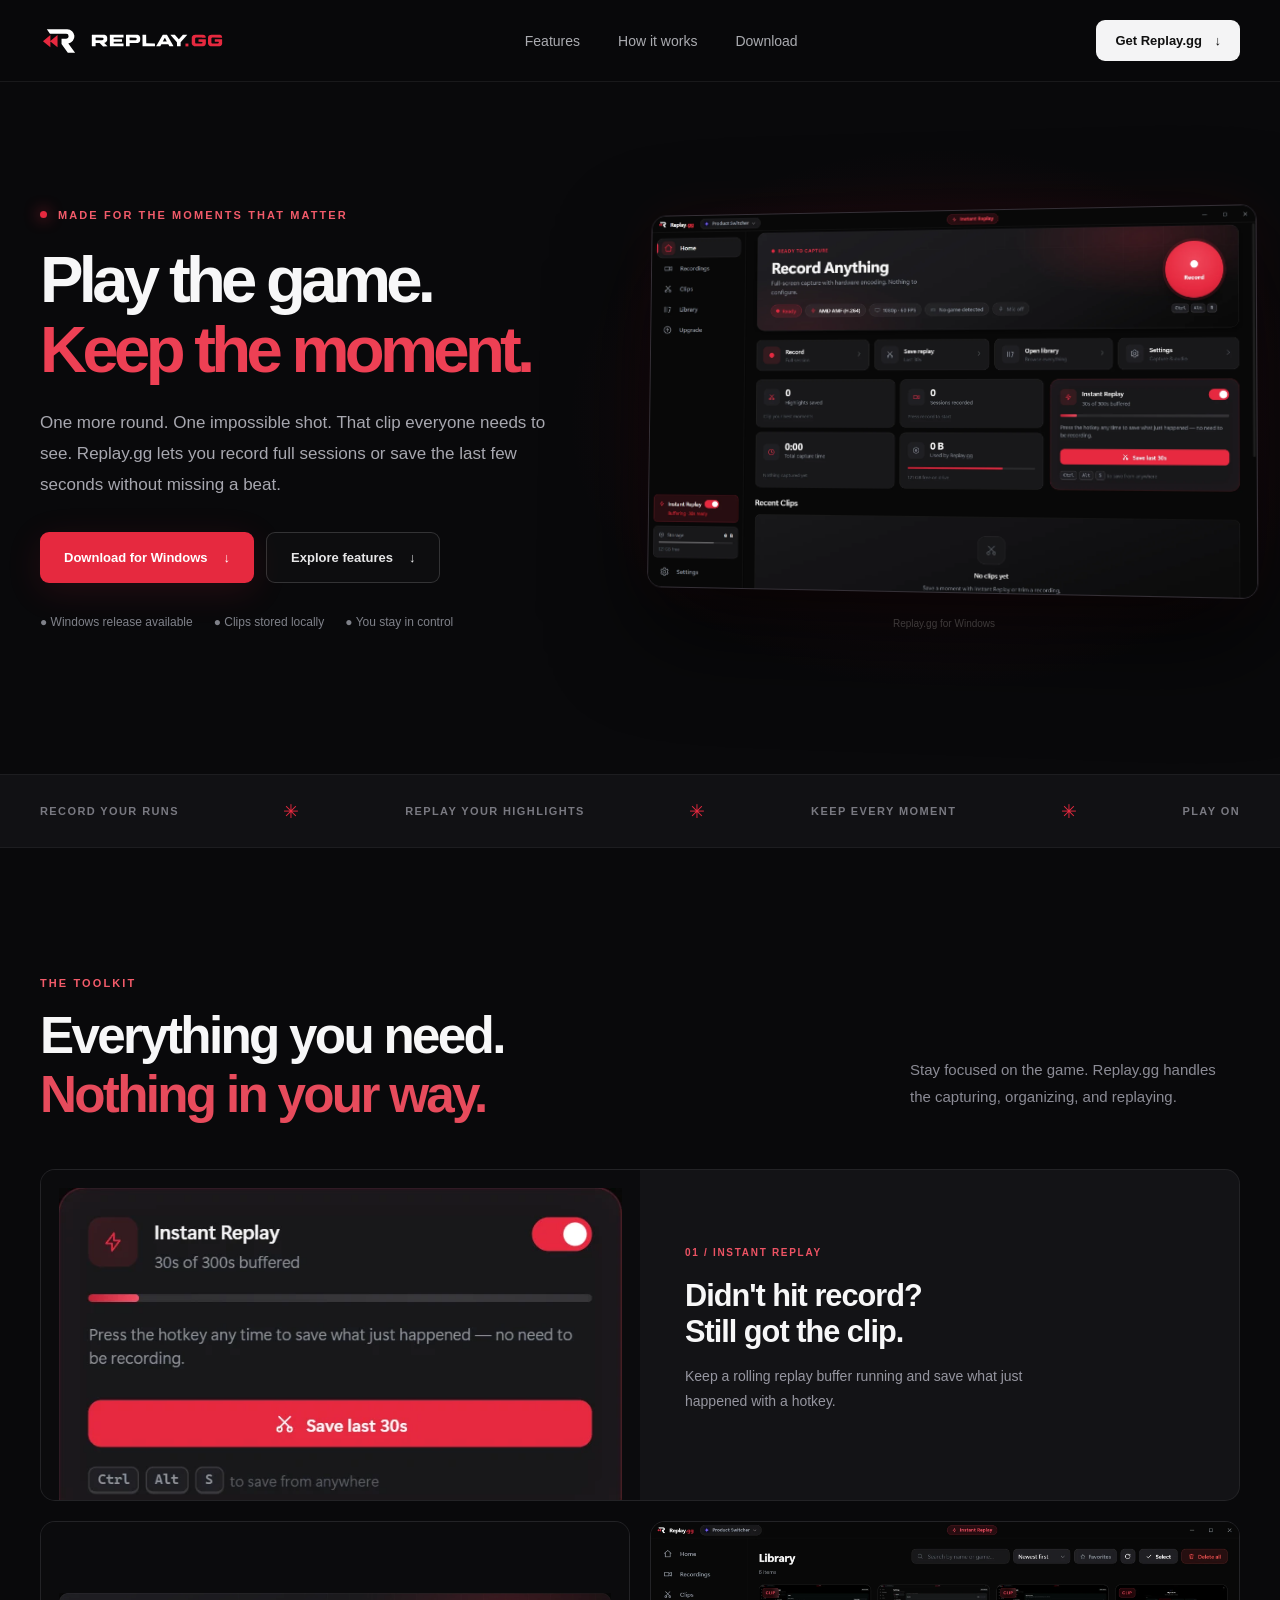
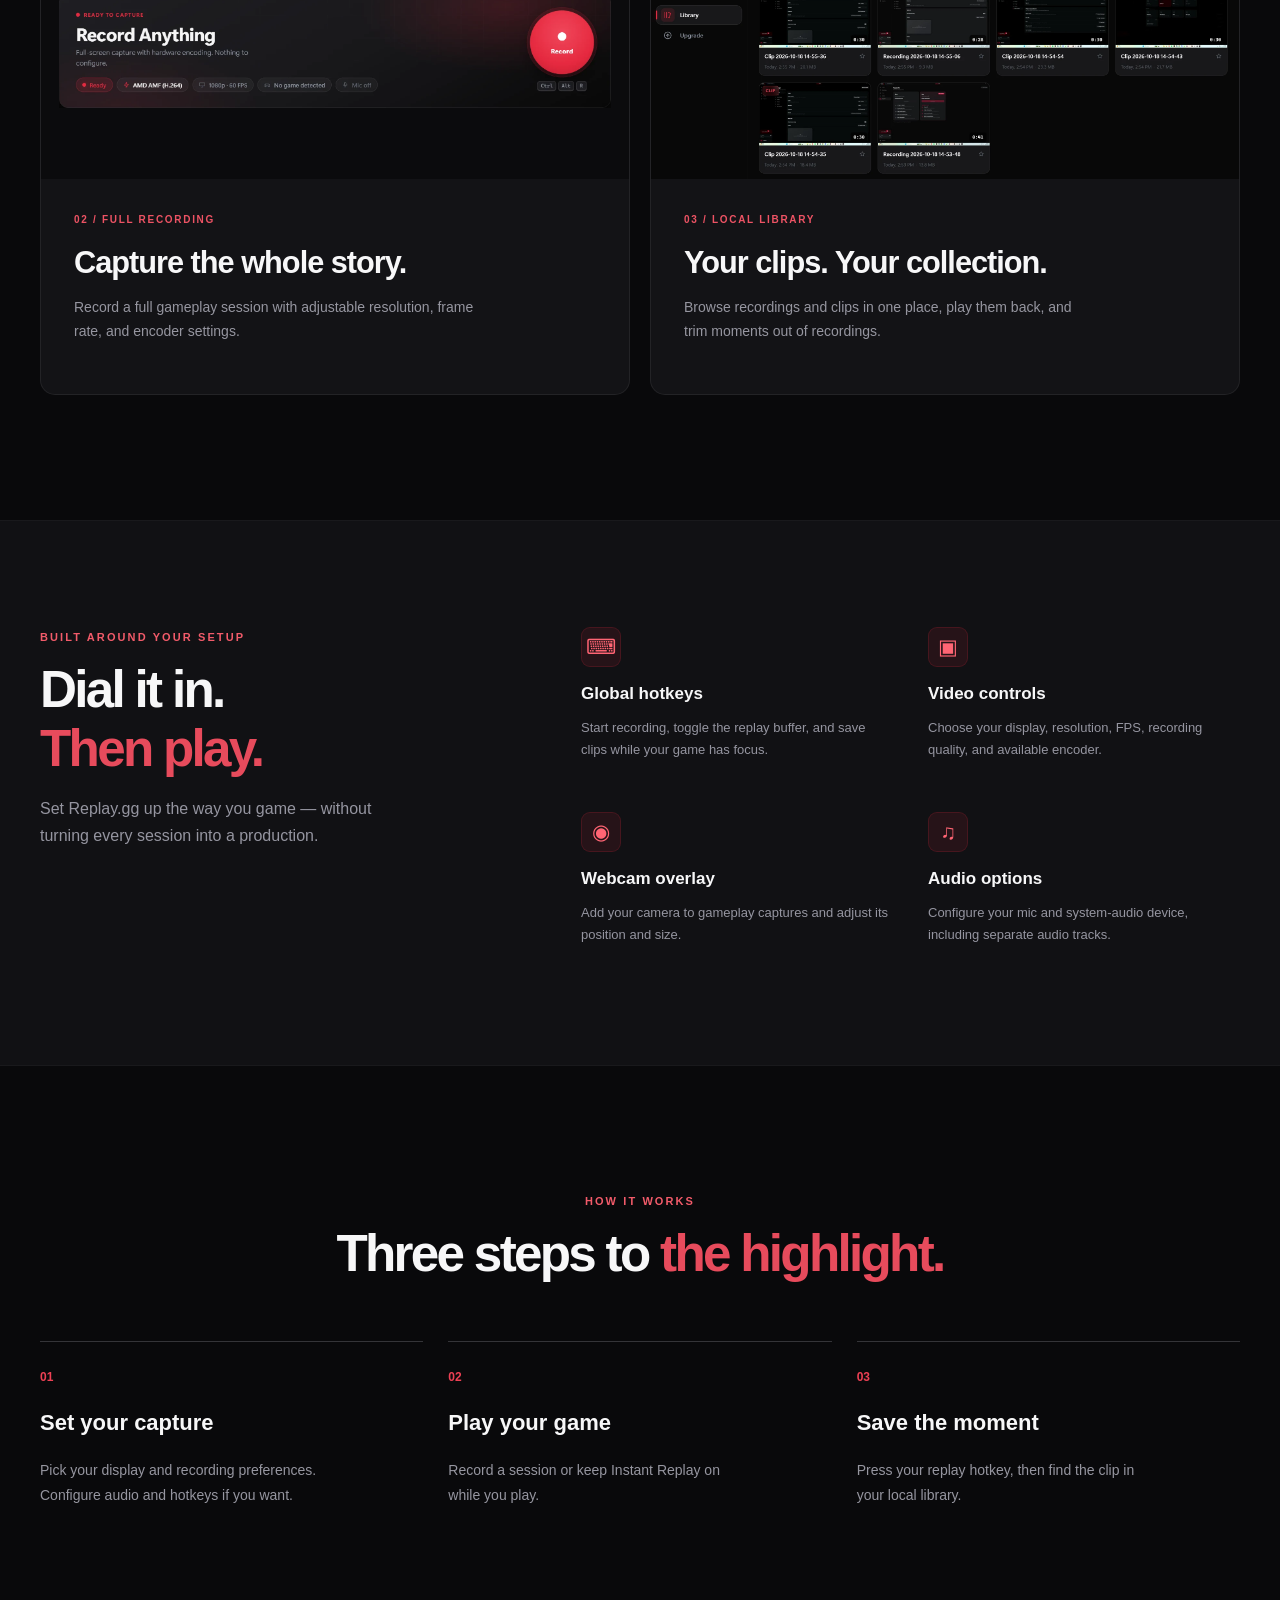
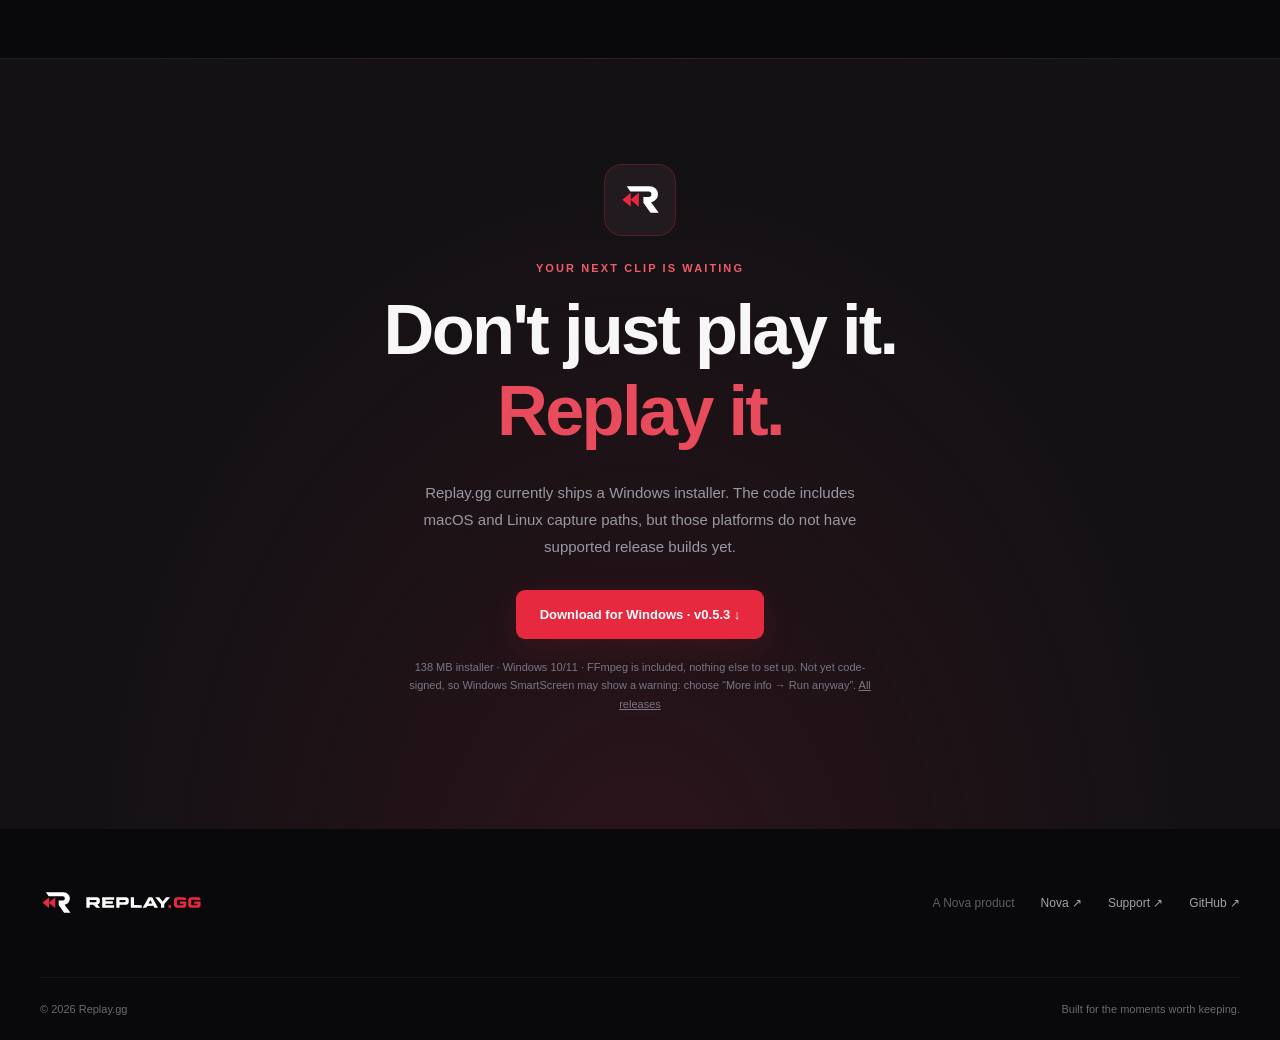
<file: index.html>
<!doctype html>
<html lang="en"><head><meta charset="UTF-8"/><meta name="viewport" content="width=device-width,initial-scale=1"/><meta name="theme-color" content="#09090b"/><meta name="description" content="Replay.gg records the entire session or saves the moment you wish you caught. Instant replay, gameplay recording, and a local clips library for Windows."/><title>Replay.gg — Never miss the moment</title><link rel="icon" href="./assets/replay-gg-icon-256.png"/><link rel="stylesheet" href="./styles.css"/></head>
<body>
<header class="nav"><div class="wrap nav-inner"><a class="brand" href="#top" aria-label="Replay.gg home"><span class="brand-lockup"><img class="brand-mark" src="./assets/replay-gg-mark.svg" alt=""/><img class="brand-wordmark" src="./assets/replay-gg-wordmark.svg" alt="Replay.gg"/></span></a><nav class="nav-links" aria-label="Main navigation"><a href="#features">Features</a><a href="#how-it-works">How it works</a><a href="#download">Download</a></nav><a class="nav-button" href="#download">Get Replay.gg <span>↓</span></a><button class="menu" aria-label="Toggle menu" aria-expanded="false">☰</button></div></header>
<main id="top"><section class="hero wrap"><div class="hero-copy"><div class="eyebrow"><span class="live-dot"></span> MADE FOR THE MOMENTS THAT MATTER</div><h1>Play the game.<br/><span>Keep the moment.</span></h1><p class="lede">One more round. One impossible shot. That clip everyone needs to see. Replay.gg lets you record full sessions or save the last few seconds without missing a beat.</p><div class="hero-actions"><a class="button primary" href="https://github.com/17sh8dy/Replay.GG/releases/download/v0.5.3/Replay.gg-0.5.3-setup.exe" rel="noopener noreferrer">Download for Windows <span>↓</span></a><a class="button secondary" href="#features">Explore features <span>↓</span></a></div><div class="hero-foot"><span>● Windows release available</span><span>● Clips stored locally</span><span>● You stay in control</span></div></div><div class="hero-visual"><div class="visual-glow"></div><img class="app-shot" src="./assets/app-home.webp" width="2160" height="1350" alt="The Replay.gg Home screen showing the Record button, capture status, and Instant Replay buffer" fetchpriority="high"/><span class="mock-caption">Replay.gg for Windows</span></div></section>
<section class="ticker"><div class="wrap ticker-inner"><span>RECORD YOUR RUNS</span><b>✳</b><span>REPLAY YOUR HIGHLIGHTS</span><b>✳</b><span>KEEP EVERY MOMENT</span><b>✳</b><span>PLAY ON</span></div></section>
<section id="features" class="section wrap"><div class="section-head"><div><span class="kicker">THE TOOLKIT</span><h2>Everything you need.<br/><em>Nothing in your way.</em></h2></div><p>Stay focused on the game. Replay.gg handles the capturing, organizing, and replaying.</p></div><div class="features"><article class="feature big"><div class="feature-art art-replay has-shot"><img src="./assets/card-instant-replay.webp" width="647" height="387" alt="The Instant Replay card in Replay.gg: buffer status and a Save last 30s button" loading="lazy"/></div><div class="feature-text"><span class="feature-number">01 / INSTANT REPLAY</span><h3>Didn't hit record?<br/>Still got the clip.</h3><p>Keep a rolling replay buffer running and save what just happened with a hotkey.</p></div></article><article class="feature"><div class="feature-art art-record has-shot"><img src="./assets/card-record.webp" width="1707" height="357" alt="The Replay.gg record panel with the Record button and capture settings" loading="lazy"/></div><div class="feature-text"><span class="feature-number">02 / FULL RECORDING</span><h3>Capture the whole story.</h3><p>Record a full gameplay session with adjustable resolution, frame rate, and encoder settings.</p></div></article><article class="feature"><div class="feature-art art-library has-shot"><img src="./assets/app-library.webp" width="2160" height="1350" alt="The Replay.gg Library with saved clips and recordings" loading="lazy"/></div><div class="feature-text"><span class="feature-number">03 / LOCAL LIBRARY</span><h3>Your clips. Your collection.</h3><p>Browse recordings and clips in one place, play them back, and trim moments out of recordings.</p></div></article></div></section>
<section class="details"><div class="wrap details-inner"><div><span class="kicker">BUILT AROUND YOUR SETUP</span><h2>Dial it in.<br/><em>Then play.</em></h2><p>Set Replay.gg up the way you game — without turning every session into a production.</p></div><div class="detail-grid"><article><span>⌨</span><h3>Global hotkeys</h3><p>Start recording, toggle the replay buffer, and save clips while your game has focus.</p></article><article><span>▣</span><h3>Video controls</h3><p>Choose your display, resolution, FPS, recording quality, and available encoder.</p></article><article><span>◉</span><h3>Webcam overlay</h3><p>Add your camera to gameplay captures and adjust its position and size.</p></article><article><span>♫</span><h3>Audio options</h3><p>Configure your mic and system-audio device, including separate audio tracks.</p></article></div></div></section>
<section id="how-it-works" class="section wrap how"><div class="centered"><span class="kicker">HOW IT WORKS</span><h2>Three steps to <em>the highlight.</em></h2></div><div class="steps"><div><span class="step-num">01</span><h3>Set your capture</h3><p>Pick your display and recording preferences. Configure audio and hotkeys if you want.</p></div><div><span class="step-num">02</span><h3>Play your game</h3><p>Record a session or keep Instant Replay on while you play.</p></div><div><span class="step-num">03</span><h3>Save the moment</h3><p>Press your replay hotkey, then find the clip in your local library.</p></div></div></section>
<section id="download" class="download"><div class="wrap download-inner"><div class="download-icon"><img src="./assets/replay-gg-mark.svg" alt=""/></div><span class="kicker">YOUR NEXT CLIP IS WAITING</span><h2>Don't just play it.<br/><em>Replay it.</em></h2><p>Replay.gg currently ships a Windows installer. The code includes macOS and Linux capture paths, but those platforms do not have supported release builds yet.</p><a class="button primary" href="https://github.com/17sh8dy/Replay.GG/releases/download/v0.5.3/Replay.gg-0.5.3-setup.exe" rel="noopener noreferrer">Download for Windows · v0.5.3 ↓</a><small>138 MB installer · Windows 10/11 · FFmpeg is included, nothing else to set up. Not yet code-signed, so Windows SmartScreen may show a warning: choose “More info → Run anyway”. <a href="https://github.com/17sh8dy/Replay.GG/releases" target="_blank" rel="noopener noreferrer"><u>All releases</u></a></small></div></section></main>
<footer><div class="wrap footer-inner"><a href="#top"><span class="brand-lockup"><img class="brand-mark" src="./assets/replay-gg-mark.svg" alt=""/><img class="brand-wordmark" src="./assets/replay-gg-wordmark.svg" alt="Replay.gg"/></span></a><div><span>A Nova product</span><a href="https://nova-780.pages.dev/" target="_blank" rel="noopener noreferrer">Nova ↗</a><a href="https://nova-help.shadylabs.workers.dev/" target="_blank" rel="noopener noreferrer">Support ↗</a><a href="https://github.com/17sh8dy/Replay.GG" target="_blank" rel="noopener noreferrer">GitHub ↗</a></div></div><div class="wrap footer-bottom"><span>© 2026 Replay.gg</span><span>Built for the moments worth keeping.</span></div></footer><script src="./script.js"></script></body></html>
</file>
<file: styles.css>
:root{font-family:Inter,'Segoe UI',Arial,sans-serif;color:#f7f7f8;background:#09090b;font-synthesis:none;scroll-behavior:smooth}*{box-sizing:border-box}body{margin:0;overflow-x:hidden}a{color:inherit;text-decoration:none}button{font:inherit}img{max-width:100%}.wrap{max-width:1240px;width:calc(100% - 80px);margin:auto}.nav{height:82px;border-bottom:1px solid #ffffff12;position:relative;z-index:5;background:#09090bef}.nav-inner{height:100%;display:flex;align-items:center;justify-content:space-between}.brand img{width:157px;display:block}.nav-links{display:flex;gap:38px;color:#aaabb0;font-size:14px}.nav-links a:hover,footer a:hover{color:#fff}.nav-button{background:#f4f4f5;color:#111;padding:13px 19px;border-radius:9px;font-size:13px;font-weight:700}.nav-button span{margin-left:9px}.menu{display:none}.hero{min-height:692px;display:grid;grid-template-columns:49% 51%;align-items:center;gap:10px;padding-top:65px;padding-bottom:83px}.hero-copy{position:relative;z-index:2}.eyebrow,.kicker{font-size:11px;letter-spacing:2.1px;color:#f25b6a;font-weight:800}.eyebrow{display:flex;align-items:center;gap:11px}.live-dot{width:7px;height:7px;border-radius:50%;background:#e6293f;box-shadow:0 0 15px #e6293f}.hero h1{font-size:clamp(51px,5.1vw,76px);letter-spacing:-4.7px;line-height:1.07;margin:24px 0}.hero h1 span{color:#ed4054}.lede{max-width:510px;color:#a7a7af;font-size:17px;line-height:1.8}.hero-actions{display:flex;gap:12px;margin-top:32px;flex-wrap:wrap}.button{display:inline-flex;align-items:center;justify-content:center;gap:16px;border-radius:9px;padding:17px 24px;font-size:13px;font-weight:750;transition:transform .2s,background .2s}.button:hover{transform:translateY(-2px)}.primary{background:#e6293f;color:white;box-shadow:0 8px 35px #e6293f20}.primary:hover{background:#fa344b}.secondary{border:1px solid #ffffff28;color:#e7e7e8;background:#ffffff05}.secondary:hover{background:#ffffff10}.hero-foot{display:flex;gap:21px;margin-top:32px;flex-wrap:wrap;color:#7f8189;font-size:12px}.hero-visual{position:relative;min-width:0;transform:translateX(28px)}.visual-glow{position:absolute;inset:-90px -110px;background:radial-gradient(ellipse at center,#b21b342c,transparent 64%);pointer-events:none}.app-window{position:relative;border:1px solid #353037;border-radius:15px;background:#101013;box-shadow:0 40px 100px #000b,0 0 60px #e6293f13;overflow:hidden;transform:perspective(1200px) rotateY(-7deg) rotateX(2deg)}.window-bar{height:37px;background:#151518;border-bottom:1px solid #ffffff0e;display:flex;align-items:center;justify-content:space-between;padding:0 14px;font-size:9px;letter-spacing:1.5px;color:#898994}.traffic{display:flex;gap:5px}.traffic i{display:block;width:7px;height:7px;background:#515158;border-radius:50%}.window-controls{font-size:12px;letter-spacing:1px}.app-layout{display:flex;min-height:405px}.app-side{width:138px;background:#131316;border-right:1px solid #ffffff0c;padding:18px 10px;display:flex;flex-direction:column;gap:7px;flex-shrink:0}.app-side-logo{width:30px;margin:0 0 24px 10px}.side-item{color:#797981;padding:10px 12px;font-size:10px;border-radius:6px;white-space:nowrap}.side-item span{font-size:14px;padding-right:8px}.side-item.active{background:#e6293f18;color:#fa5a6b}.side-spacer{flex:1}.app-main{flex:1;padding:19px;min-width:0}.app-top{display:flex;justify-content:space-between;font-size:12px;font-weight:650}.ready{font-size:10px;color:#aaa}.ready i{display:inline-block;width:6px;height:6px;background:#35c88e;border-radius:50%;margin-right:3px}.app-hero{margin-top:21px;padding:23px;border:1px solid #ffffff0c;border-radius:10px;display:flex;align-items:center;justify-content:space-between;background:radial-gradient(ellipse at 80% 80%,#e6293f15,transparent 70%),#1a1a1e}.mini-label{font-size:8px;letter-spacing:1.2px;color:#e44a5d}.app-hero h2{font-size:26px;letter-spacing:-1px;margin:12px 0 8px}.app-hero p{font-size:10px;line-height:1.5;color:#8f8f9b;max-width:188px}.chips{display:flex;gap:5px;margin-top:17px}.chips span{font-size:8px;color:#999;background:#2b2b32;border-radius:4px;padding:5px 7px}.record-circle{width:110px;height:110px;border-radius:50%;border:1px solid #ed374f50;display:grid;place-items:center;box-shadow:0 0 45px #c5213922;flex-shrink:0}.record-inner{width:84px;height:84px;border:1px solid #e6293f;display:flex;flex-direction:column;align-items:center;justify-content:center;border-radius:50%;background:#e6293f14}.record-dot{width:26px;height:26px;border-radius:50%;background:#e6293f;box-shadow:0 0 22px #e6293f80}.record-inner small{font-size:8px;margin-top:9px;color:#fff}.quick-title{font-size:8px;letter-spacing:1.6px;color:#777;margin:22px 0 9px}.quick-actions{display:grid;grid-template-columns:repeat(3,1fr);gap:8px}.quick-actions>div{background:#1b1b20;border:1px solid #ffffff0c;padding:11px;border-radius:7px;display:flex;flex-direction:column;gap:4px}.quick-actions b{color:#e94459;font-size:15px}.quick-actions span{font-size:10px}.quick-actions small{font-size:8px;color:#777}.replay-row{margin-top:12px;background:#1b1b20;border:1px solid #ffffff0c;border-radius:7px;padding:14px;display:flex;align-items:center;gap:12px}.replay-symbol{color:#e64d5d;font-size:20px}.replay-row strong{font-size:11px}.replay-row p{font-size:9px;color:#777;margin:5px 0 0}.replay-toggle{margin-left:auto;width:31px;height:17px;background:#e6293f;border-radius:20px;padding:3px}.replay-toggle i{display:block;background:#fff;width:11px;height:11px;margin-left:auto;border-radius:50%}.mock-caption{display:block;color:#666;text-align:center;font-size:10px;margin-top:25px}.ticker{border-top:1px solid #ffffff0d;border-bottom:1px solid #ffffff0d;background:#111114}.ticker-inner{min-height:72px;display:flex;align-items:center;justify-content:space-between;gap:16px;color:#797981;font-size:11px;font-weight:750;letter-spacing:1.4px}.ticker b{color:#e6293f;font-size:19px}.section{padding-top:125px;padding-bottom:125px}.section-head{display:flex;justify-content:space-between;align-items:end;gap:40px;margin-bottom:44px}.section-head h2,.details h2,.centered h2,.download h2{font-size:clamp(36px,4vw,56px);letter-spacing:-2.7px;line-height:1.15;margin:16px 0 0}.section-head em,.details em,.centered em,.download em{font-style:normal;color:#e74b5c}.section-head>p{max-width:330px;font-size:15px;line-height:1.75;color:#8b8b95}.features{display:grid;grid-template-columns:1fr 1fr;gap:20px}.feature{border:1px solid #ffffff11;border-radius:15px;overflow:hidden;background:#131316}.feature.big{grid-column:span 2;display:grid;grid-template-columns:1fr 1fr}.feature-art{height:257px;position:relative;display:grid;place-items:center;background:radial-gradient(ellipse at 55% 40%,#58232b58,transparent 70%),#17171a;overflow:hidden}.big .feature-art{height:330px}.feature-text{padding:30px 33px 36px}.big .feature-text{align-self:center;padding:45px}.feature-number{color:#ed5364;font-size:10px;font-weight:800;letter-spacing:1.7px}.feature h3{font-size:clamp(22px,2.4vw,36px);letter-spacing:-1px;line-height:1.18;margin:18px 0 13px}.feature p{color:#9696a0;line-height:1.75;font-size:14px;max-width:400px}.timeline{width:78%;background:#242429;border:1px solid #ffffff14;padding:25px;border-radius:12px;box-shadow:0 24px 40px #0005}.timeline>span{font-size:10px;letter-spacing:1px;color:#b7b7bd}.timeline-track{height:12px;border-radius:20px;background:#44434c;position:relative;margin:30px 0 14px}.timeline-fill{height:100%;background:linear-gradient(90deg,#902036,#e6293f);width:75%;border-radius:20px}.timeline-track i{position:absolute;top:-9px;left:75%;background:#fff;border:5px solid #e6293f;width:29px;height:29px;border-radius:50%}.timeline-label{display:flex;justify-content:space-between;align-items:center;font-size:8px;color:#888}.timeline-label b{background:#e6293f;color:#fff;padding:8px;font-size:9px;border-radius:5px}.record-art{position:relative;display:grid;place-items:center;width:100%;height:100%}.pulse{height:185px;width:185px;border:1px solid #d3233e39;border-radius:50%;box-shadow:0 0 0 30px #d3233e0a,0 0 0 60px #d3233e06}.record-core{position:absolute;background:#c72039;width:90px;height:90px;border:12px solid #55232e;border-radius:50%;display:grid;place-items:center;box-shadow:0 0 45px #e6293f77}.record-core i{width:27px;height:27px;background:#fff;border-radius:50%}.record-art>span{position:absolute;bottom:23px;left:30px;font-size:11px;letter-spacing:1px;color:#ff6777}.record-art>span b{color:white;margin-left:15px}.mini-library{width:78%;padding:20px;background:#242428;border:1px solid #ffffff1b;border-radius:11px;transform:rotate(-4deg)}.library-heading{font-size:10px;font-weight:800;letter-spacing:1px;display:flex;justify-content:space-between}.clip-grid{display:grid;grid-template-columns:repeat(3,1fr);gap:8px;margin-top:20px}.clip-grid>div{height:85px;background:linear-gradient(140deg,#312933,#50303a 55%,#171820);border-radius:6px;display:flex;justify-content:center;align-items:center;position:relative;color:#fff}.clip-grid>div:nth-child(2){background:linear-gradient(140deg,#242a39,#30242b 55%,#161718)}.clip-grid>div:nth-child(3){background:linear-gradient(140deg,#3b282d,#262630)}.clip-grid small{position:absolute;bottom:5px;right:5px;font-size:8px}.details{background:#111114;border-top:1px solid #ffffff09;border-bottom:1px solid #ffffff09}.details-inner{padding:106px 0;display:grid;grid-template-columns:38% 1fr;gap:85px}.details-inner>div>p{color:#9595a0;line-height:1.7;max-width:340px}.detail-grid{display:grid;grid-template-columns:1fr 1fr;gap:38px 35px}.detail-grid article>span{display:grid;place-items:center;width:40px;height:40px;background:#e6293f19;color:#ff6574;border:1px solid #e6293f2c;border-radius:9px;font-size:21px}.detail-grid h3{font-size:17px;margin-bottom:9px}.detail-grid p{color:#9595a0;font-size:13px;line-height:1.7}.centered{text-align:center}.how{padding-bottom:135px}.steps{display:grid;grid-template-columns:repeat(3,1fr);gap:25px;margin-top:57px}.steps>div{border-top:1px solid #343438;padding-top:25px}.step-num{color:#ed4054;font-size:12px;font-weight:800}.steps h3{margin-top:25px;font-size:22px}.steps p{font-size:14px;line-height:1.8;color:#9696a0;max-width:300px}.download{background:radial-gradient(ellipse at 50% 110%,#88203533,transparent 60%),#141114;border-top:1px solid #ffffff0d;text-align:center}.download-inner{padding:105px 0 115px;display:flex;align-items:center;flex-direction:column}.download-icon{width:72px;height:72px;border-radius:18px;background:#211a1e;border:1px solid #e6293f40;display:grid;place-items:center;margin-bottom:26px}.download-icon img{width:43px}.download h2{font-size:clamp(42px,5.5vw,72px);margin-bottom:12px}.download p{color:#9999a3;max-width:460px;line-height:1.8;font-size:15px;margin-bottom:30px}.download small{display:block;color:#777783;font-size:11px;margin-top:19px;max-width:480px;line-height:1.7}footer{background:#09090b}.footer-inner{min-height:148px;display:flex;align-items:center;justify-content:space-between}.footer-inner img{width:154px}.footer-inner>div{display:flex;gap:26px;align-items:center;font-size:12px;color:#a1a1aa}.footer-inner>div>span{color:#5d5d65}.footer-bottom{display:flex;justify-content:space-between;padding:25px 0;border-top:1px solid #ffffff0d;font-size:11px;color:#696972}@media(max-width:1050px){.hero{grid-template-columns:1fr;gap:55px}.hero-visual{transform:none;max-width:650px;width:100%;margin:auto}.hero-copy{text-align:center}.eyebrow,.hero-actions,.hero-foot{justify-content:center}.lede{margin-left:auto;margin-right:auto}.details-inner{gap:35px}.ticker-inner{flex-wrap:wrap;justify-content:center;padding:20px 0}}@media(max-width:700px){.wrap{width:calc(100% - 36px)}.nav{height:70px}.brand img{width:129px}.nav-button{margin-left:auto;margin-right:13px;padding:10px;font-size:11px}.nav-links{display:none;position:absolute;top:70px;left:0;right:0;background:#151519;padding:20px;flex-direction:column;gap:20px}.nav-links.open{display:flex}.menu{display:block;border:1px solid #ffffff22;color:white;background:none;border-radius:7px;padding:8px 11px}.hero{padding:90px 0 80px;min-height:0;gap:45px}.hero h1{font-size:clamp(44px,10vw,65px);letter-spacing:-2.7px}.lede{font-size:15px}.hero-foot{gap:12px}.hero-visual{width:100%;overflow:hidden}.app-window{transform:none}.app-side{width:57px;padding:14px 6px}.app-side-logo{margin:0 0 20px 10px}.side-item{font-size:0;padding:8px}.side-item span{font-size:16px}.app-main{padding:11px}.app-hero{padding:13px}.app-hero h2{font-size:19px}.app-hero p{font-size:9px}.record-circle{width:76px;height:76px}.record-inner{width:60px;height:60px}.record-dot{height:18px;width:18px}.record-inner small{font-size:6px}.chips{display:none}.quick-actions>div{padding:8px}.ticker-inner{font-size:9px}.section{padding:80px 0}.section-head{display:block}.section-head h2,.details h2,.centered h2{letter-spacing:-1.7px}.features{grid-template-columns:1fr}.feature.big{grid-column:auto;display:block}.big .feature-art{height:250px}.big .feature-text{padding:30px}.feature-art{height:230px}.details-inner{padding:78px 0;grid-template-columns:1fr}.detail-grid{gap:25px 20px}.steps{grid-template-columns:1fr;gap:26px;margin-top:42px}.download-inner{padding:80px 0}.footer-inner{padding:35px 0;align-items:flex-start;gap:25px;flex-direction:column}.footer-inner>div{flex-wrap:wrap;gap:17px}.footer-bottom{gap:15px;flex-wrap:wrap}.hero-actions .button{width:100%}.timeline{padding:15px}.timeline-label b{font-size:8px;padding:6px}}@media(prefers-reduced-motion:reduce){:root{scroll-behavior:auto}*,*:before,*:after{transition:none!important}}

/* v1.1 — Brand lockup uses the source mark + wordmark at their natural proportions. */
.brand, .footer-inner > a {display:inline-flex; align-items:center; flex:0 0 auto; min-width:0}
.brand-lockup {display:inline-flex; align-items:center; gap:10px; line-height:0; white-space:nowrap}
.brand-lockup .brand-mark {width:38px; height:38px; object-fit:contain; flex:none; display:block}
.brand-lockup .brand-wordmark {width:138px; height:auto; max-height:32px; display:block}
.footer-inner .brand-mark {width:33px; height:33px}
.footer-inner .brand-wordmark {width:121px}
@media (max-width:700px) { .brand-lockup{gap:7px} .brand-lockup .brand-mark{width:30px;height:30px} .brand-lockup .brand-wordmark{width:106px} }
@media (max-width:380px) { .nav-button{font-size:10px;padding:9px 8px;margin-right:8px} .brand-lockup .brand-wordmark{width:90px} .brand-lockup .brand-mark{width:27px;height:27px} }
/* Scroll entry effects, enabled only after JS initializes to avoid hiding content. */
@media (prefers-reduced-motion:no-preference) {
  .motion-ready .scroll-reveal {opacity:0; transform:translate3d(0,26px,0); transition:opacity .7s ease, transform .7s cubic-bezier(.22,1,.36,1); transition-delay:var(--reveal-delay,0ms)}
  .motion-ready .scroll-reveal.is-visible {opacity:1; transform:translate3d(0,0,0)}
  .hero-visual {animation:hero-arrive 1s cubic-bezier(.22,1,.36,1) both}
  @keyframes hero-arrive {from{opacity:0;transform:translateY(22px)}to{opacity:1;transform:translateY(0)}}
}
@media (prefers-reduced-motion:reduce){.scroll-reveal{opacity:1!important;transform:none!important;transition:none!important}.hero-visual{animation:none!important}}

.app-shot{display:block;width:100%;height:auto;border:1px solid #353037;border-radius:15px;box-shadow:0 40px 100px #000b,0 0 60px #e6293f13;transform:perspective(1200px) rotateY(-7deg) rotateX(2deg)}
.feature-art.has-shot{padding:0;background:#0b0b0d}.feature-art.has-shot img{width:100%;height:100%;object-fit:cover;object-position:top left;display:block}
.art-record.has-shot img{object-position:left center}
@media(max-width:700px){.app-shot{transform:none}}
.art-replay.has-shot img,.art-record.has-shot img{object-fit:contain;object-position:center;padding:18px}
</file>
